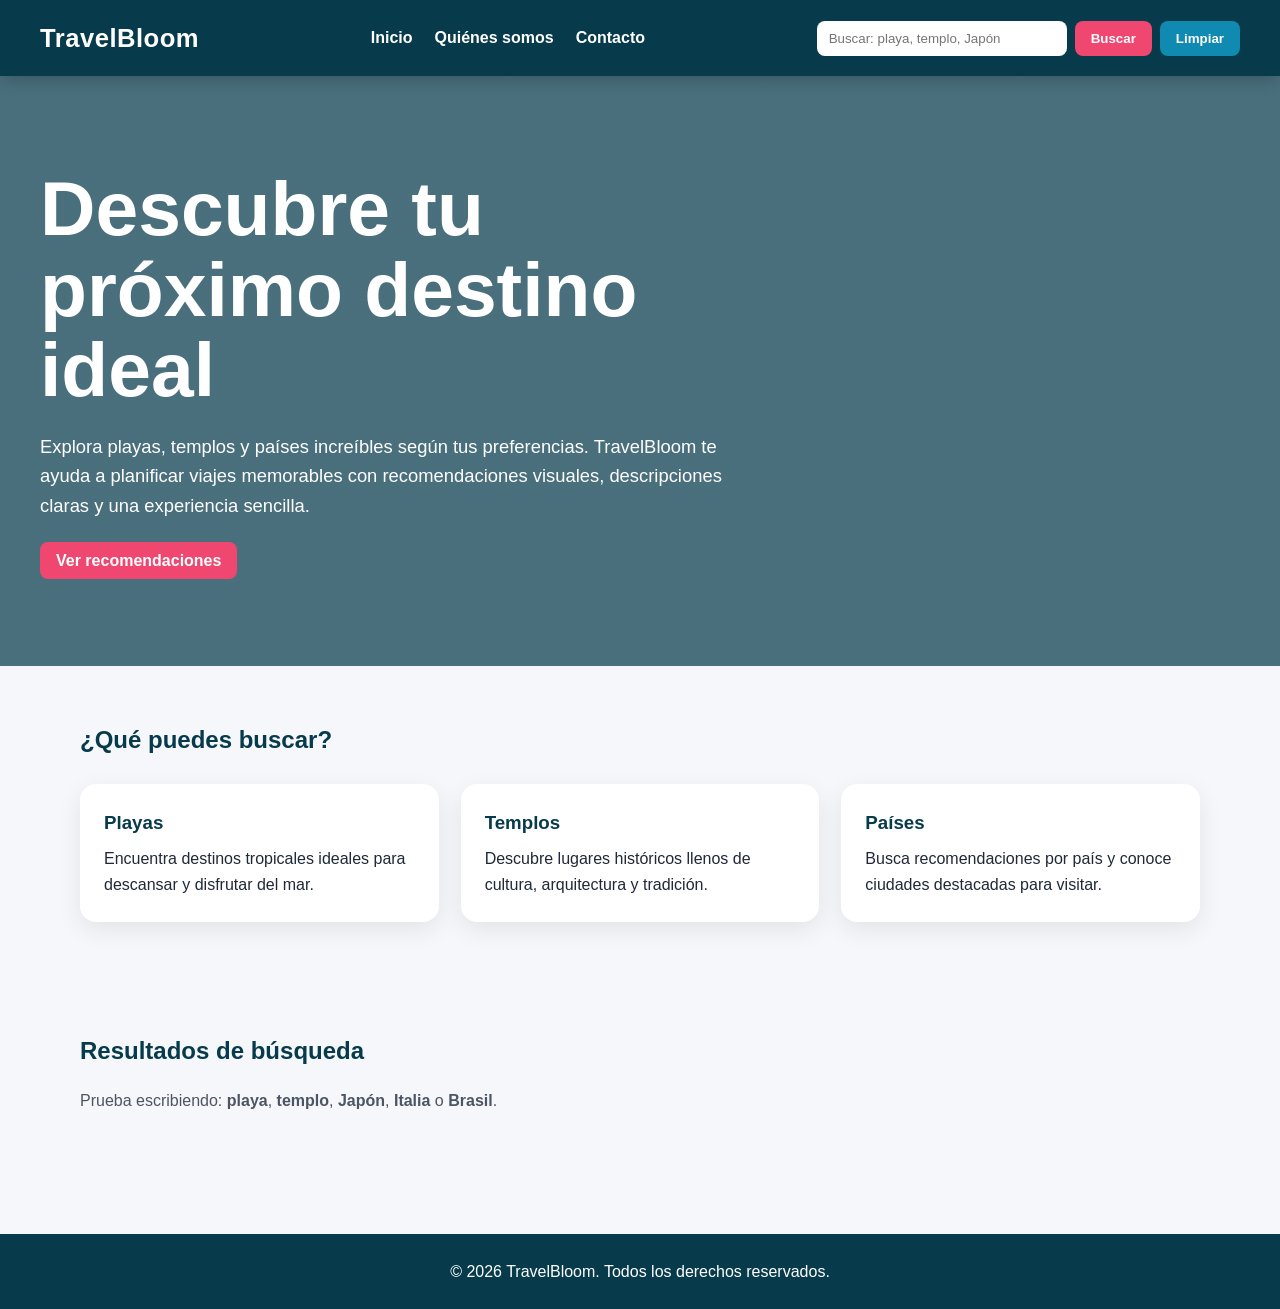
<file: index.html>
<!DOCTYPE html>
<html lang="es">
<head>
  <meta charset="UTF-8" />
  <meta name="viewport" content="width=device-width, initial-scale=1.0" />
  <title>TravelBloom | Recomendaciones de Viajes</title>
  <link rel="stylesheet" href="style.css" />
</head>
<body>
  <header>
    <nav class="navbar">
      <a href="index.html" class="logo">TravelBloom</a>

      <ul class="nav-links">
        <li><a href="index.html">Inicio</a></li>
        <li><a href="about.html">Quiénes somos</a></li>
        <li><a href="contact.html">Contacto</a></li>
      </ul>

      <div class="search-box">
        <input type="text" id="searchInput" placeholder="Buscar: playa, templo, Japón" />
        <button id="searchBtn">Buscar</button>
        <button id="clearBtn" class="secondary-btn">Limpiar</button>
      </div>
    </nav>
  </header>

  <main>
    <section class="hero">
      <div class="hero-content">
        <h1>Descubre tu próximo destino ideal</h1>
        <p>
          Explora playas, templos y países increíbles según tus preferencias.
          TravelBloom te ayuda a planificar viajes memorables con recomendaciones visuales,
          descripciones claras y una experiencia sencilla.
        </p>
        <a href="#results" class="hero-btn">Ver recomendaciones</a>
      </div>
    </section>

    <section class="intro-section">
      <h2>¿Qué puedes buscar?</h2>
      <div class="features">
        <article>
          <h3>Playas</h3>
          <p>Encuentra destinos tropicales ideales para descansar y disfrutar del mar.</p>
        </article>
        <article>
          <h3>Templos</h3>
          <p>Descubre lugares históricos llenos de cultura, arquitectura y tradición.</p>
        </article>
        <article>
          <h3>Países</h3>
          <p>Busca recomendaciones por país y conoce ciudades destacadas para visitar.</p>
        </article>
      </div>
    </section>

    <section class="results-section" id="resultsSection">
      <h2>Resultados de búsqueda</h2>
      <p class="hint">Prueba escribiendo: <strong>playa</strong>, <strong>templo</strong>, <strong>Japón</strong>, <strong>Italia</strong> o <strong>Brasil</strong>.</p>
      <div id="results" class="results"></div>
    </section>
  </main>

  <footer>
    <p>&copy; 2026 TravelBloom. Todos los derechos reservados.</p>
  </footer>

  <script src="script.js"></script>
</body>
</html>
</file>
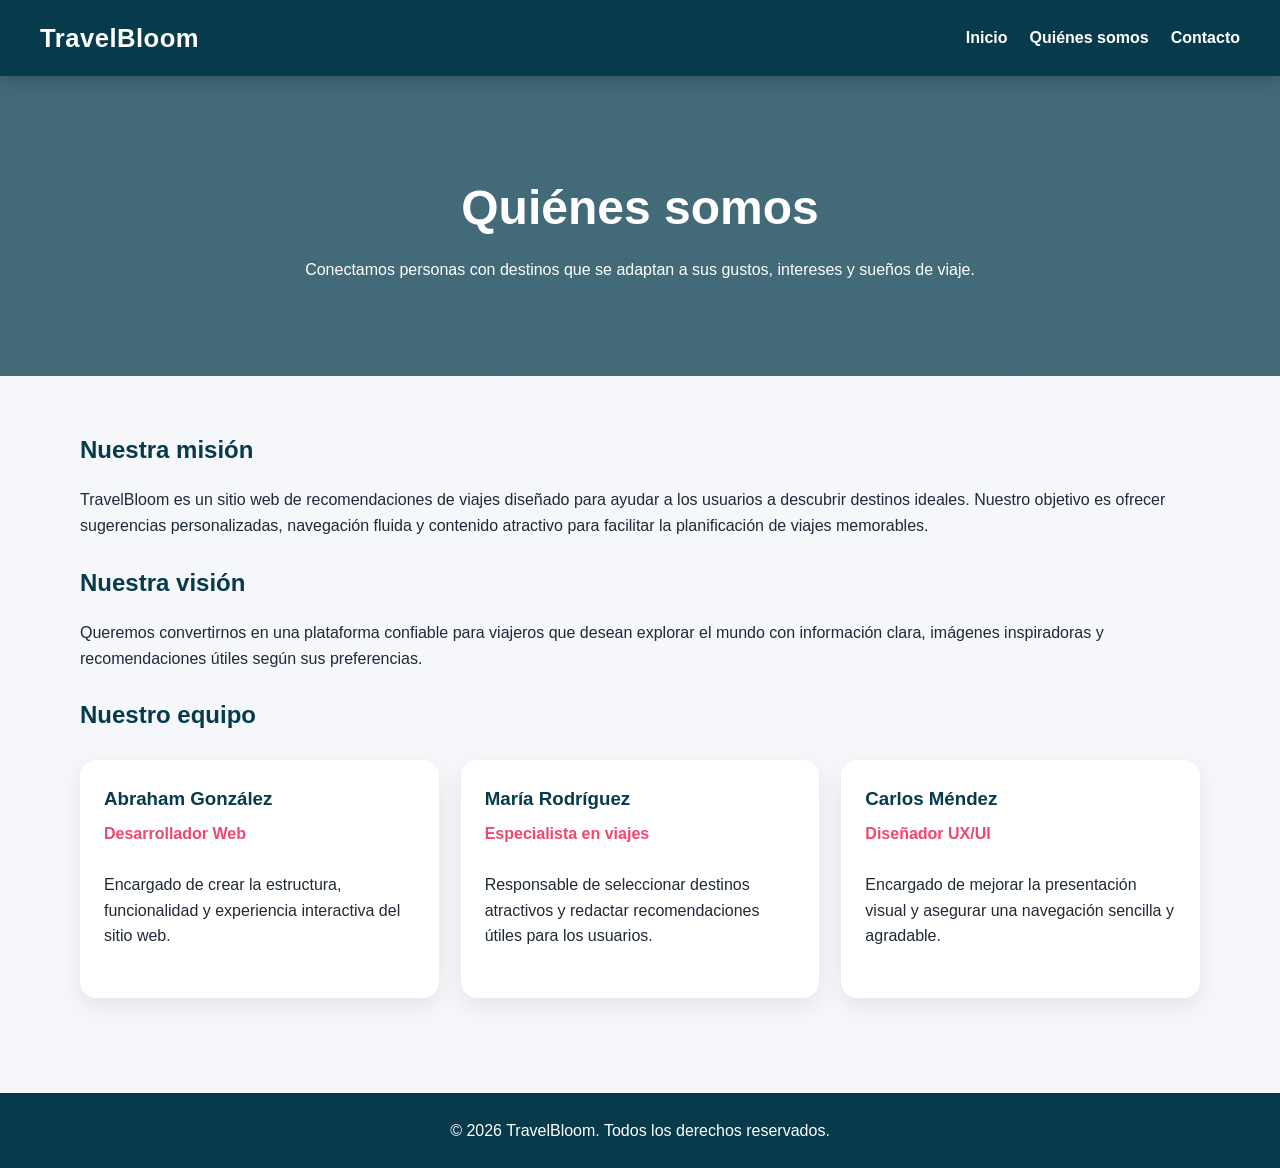
<file: about.html>
<!DOCTYPE html>
<html lang="es">
<head>
  <meta charset="UTF-8" />
  <meta name="viewport" content="width=device-width, initial-scale=1.0" />
  <title>TravelBloom | Quiénes somos</title>
  <link rel="stylesheet" href="style.css" />
</head>
<body>
  <header>
    <nav class="navbar simple-navbar">
      <a href="index.html" class="logo">TravelBloom</a>
      <ul class="nav-links">
        <li><a href="index.html">Inicio</a></li>
        <li><a href="about.html">Quiénes somos</a></li>
        <li><a href="contact.html">Contacto</a></li>
      </ul>
    </nav>
  </header>

  <main>
    <section class="page-hero about-hero">
      <h1>Quiénes somos</h1>
      <p>Conectamos personas con destinos que se adaptan a sus gustos, intereses y sueños de viaje.</p>
    </section>

    <section class="content-section">
      <h2>Nuestra misión</h2>
      <p>
        TravelBloom es un sitio web de recomendaciones de viajes diseñado para ayudar a los usuarios a descubrir destinos ideales.
        Nuestro objetivo es ofrecer sugerencias personalizadas, navegación fluida y contenido atractivo para facilitar la planificación
        de viajes memorables.
      </p>

      <h2>Nuestra visión</h2>
      <p>
        Queremos convertirnos en una plataforma confiable para viajeros que desean explorar el mundo con información clara,
        imágenes inspiradoras y recomendaciones útiles según sus preferencias.
      </p>

      <h2>Nuestro equipo</h2>
      <div class="team-grid">
        <article class="team-card">
          <h3>Abraham González</h3>
          <p class="role">Desarrollador Web</p>
          <p>Encargado de crear la estructura, funcionalidad y experiencia interactiva del sitio web.</p>
        </article>

        <article class="team-card">
          <h3>María Rodríguez</h3>
          <p class="role">Especialista en viajes</p>
          <p>Responsable de seleccionar destinos atractivos y redactar recomendaciones útiles para los usuarios.</p>
        </article>

        <article class="team-card">
          <h3>Carlos Méndez</h3>
          <p class="role">Diseñador UX/UI</p>
          <p>Encargado de mejorar la presentación visual y asegurar una navegación sencilla y agradable.</p>
        </article>
      </div>
    </section>
  </main>

  <footer>
    <p>&copy; 2026 TravelBloom. Todos los derechos reservados.</p>
  </footer>
</body>
</html>
</file>
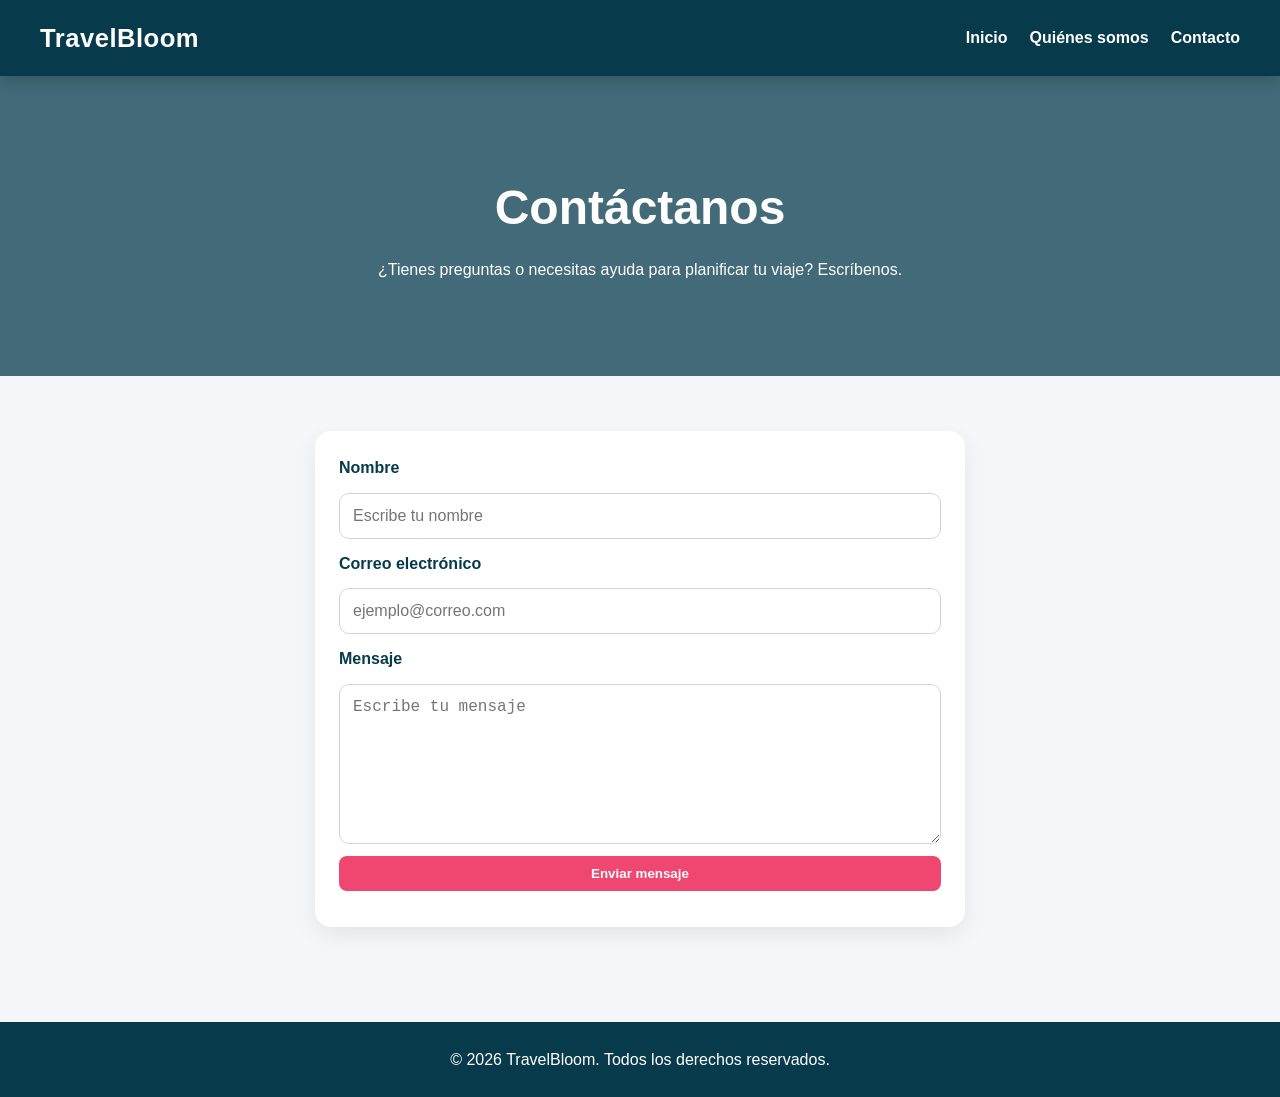
<file: contact.html>
<!DOCTYPE html>
<html lang="es">
<head>
  <meta charset="UTF-8" />
  <meta name="viewport" content="width=device-width, initial-scale=1.0" />
  <title>TravelBloom | Contacto</title>
  <link rel="stylesheet" href="style.css" />
</head>
<body>
  <header>
    <nav class="navbar simple-navbar">
      <a href="index.html" class="logo">TravelBloom</a>
      <ul class="nav-links">
        <li><a href="index.html">Inicio</a></li>
        <li><a href="about.html">Quiénes somos</a></li>
        <li><a href="contact.html">Contacto</a></li>
      </ul>
    </nav>
  </header>

  <main>
    <section class="page-hero contact-hero">
      <h1>Contáctanos</h1>
      <p>¿Tienes preguntas o necesitas ayuda para planificar tu viaje? Escríbenos.</p>
    </section>

    <section class="contact-section">
      <form id="contactForm" class="contact-form">
        <label for="name">Nombre</label>
        <input type="text" id="name" name="name" placeholder="Escribe tu nombre" required />

        <label for="email">Correo electrónico</label>
        <input type="email" id="email" name="email" placeholder="ejemplo@correo.com" required />

        <label for="message">Mensaje</label>
        <textarea id="message" name="message" placeholder="Escribe tu mensaje" required></textarea>

        <button type="submit">Enviar mensaje</button>
        <p id="formMessage" class="form-message"></p>
      </form>
    </section>
  </main>

  <footer>
    <p>&copy; 2026 TravelBloom. Todos los derechos reservados.</p>
  </footer>

  <script src="script.js"></script>
</body>
</html>
</file>
<file: style.css>
* {
  margin: 0;
  padding: 0;
  box-sizing: border-box;
}

html {
  scroll-behavior: smooth;
}

body {
  font-family: Arial, Helvetica, sans-serif;
  background: #f5f7fb;
  color: #1f2937;
  line-height: 1.6;
}

.navbar {
  width: 100%;
  min-height: 76px;
  padding: 16px 40px;
  background: #073b4c;
  color: #ffffff;
  display: flex;
  align-items: center;
  justify-content: space-between;
  gap: 24px;
  position: sticky;
  top: 0;
  z-index: 10;
  box-shadow: 0 4px 16px rgba(0, 0, 0, 0.2);
}

.logo {
  font-size: 1.6rem;
  font-weight: 800;
  color: #ffffff;
  text-decoration: none;
  letter-spacing: 0.5px;
}

.nav-links {
  list-style: none;
  display: flex;
  gap: 22px;
  align-items: center;
}

.nav-links a {
  color: #ffffff;
  text-decoration: none;
  font-weight: 600;
  transition: color 0.2s ease;
}

.nav-links a:hover {
  color: #ffd166;
}

.search-box {
  display: flex;
  gap: 8px;
  align-items: center;
}

.search-box input {
  width: 250px;
  padding: 10px 12px;
  border-radius: 8px;
  border: none;
  outline: none;
}

button,
.hero-btn {
  padding: 10px 16px;
  border: none;
  border-radius: 8px;
  background: #ef476f;
  color: #ffffff;
  cursor: pointer;
  font-weight: 700;
  text-decoration: none;
  transition: transform 0.2s ease, opacity 0.2s ease;
}

button:hover,
.hero-btn:hover {
  transform: translateY(-2px);
  opacity: 0.9;
}

.secondary-btn {
  background: #118ab2;
}

.hero {
  min-height: 590px;
  background: linear-gradient(rgba(7, 59, 76, 0.72), rgba(7, 59, 76, 0.72)),
    url("https://images.unsplash.com/photo-1507525428034-b723cf961d3e?auto=format&fit=crop&w=1600&q=80");
  background-size: cover;
  background-position: center;
  display: flex;
  align-items: center;
  padding: 70px 40px;
  color: #ffffff;
}

.hero-content {
  max-width: 720px;
}

.hero h1 {
  font-size: clamp(2.4rem, 6vw, 5rem);
  line-height: 1.05;
  margin-bottom: 22px;
}

.hero p {
  font-size: 1.15rem;
  margin-bottom: 28px;
}

.intro-section,
.results-section,
.content-section,
.contact-section {
  padding: 55px 40px;
  max-width: 1200px;
  margin: auto;
}

.intro-section h2,
.results-section h2,
.content-section h2 {
  margin-bottom: 18px;
  color: #073b4c;
}

.features,
.team-grid,
.results {
  display: grid;
  grid-template-columns: repeat(auto-fit, minmax(260px, 1fr));
  gap: 22px;
  margin-top: 25px;
}

.features article,
.team-card,
.card,
.contact-form {
  background: #ffffff;
  border-radius: 16px;
  padding: 24px;
  box-shadow: 0 8px 24px rgba(0, 0, 0, 0.08);
}

.features h3,
.team-card h3,
.card h3 {
  color: #073b4c;
  margin-bottom: 8px;
}

.hint {
  color: #4b5563;
}

.card {
  overflow: hidden;
  padding: 0;
}

.card img {
  width: 100%;
  height: 220px;
  object-fit: cover;
  display: block;
}

.card-content {
  padding: 20px;
}

.card-content p {
  color: #4b5563;
}

.page-hero {
  min-height: 300px;
  color: white;
  text-align: center;
  padding: 80px 30px;
  display: flex;
  flex-direction: column;
  align-items: center;
  justify-content: center;
}

.about-hero {
  background: linear-gradient(rgba(7, 59, 76, 0.75), rgba(7, 59, 76, 0.75)),
    url("https://images.unsplash.com/photo-1469854523086-cc02fe5d8800?auto=format&fit=crop&w=1600&q=80");
  background-size: cover;
  background-position: center;
}

.contact-hero {
  background: linear-gradient(rgba(7, 59, 76, 0.75), rgba(7, 59, 76, 0.75)),
    url("https://images.unsplash.com/photo-1488646953014-85cb44e25828?auto=format&fit=crop&w=1600&q=80");
  background-size: cover;
  background-position: center;
}

.page-hero h1 {
  font-size: 3rem;
  margin-bottom: 10px;
}

.content-section p {
  margin-bottom: 25px;
}

.role {
  color: #ef476f;
  font-weight: 700;
}

.contact-section {
  display: flex;
  justify-content: center;
}

.contact-form {
  width: min(100%, 650px);
  display: flex;
  flex-direction: column;
  gap: 12px;
}

.contact-form label {
  font-weight: 700;
  color: #073b4c;
}

.contact-form input,
.contact-form textarea {
  padding: 13px;
  border: 1px solid #d1d5db;
  border-radius: 10px;
  font-size: 1rem;
}

.contact-form textarea {
  min-height: 160px;
  resize: vertical;
}

.form-message {
  font-weight: 700;
  color: #118ab2;
}

footer {
  text-align: center;
  padding: 25px;
  background: #073b4c;
  color: #ffffff;
  margin-top: 40px;
}

@media (max-width: 900px) {
  .navbar {
    flex-direction: column;
    align-items: flex-start;
  }

  .search-box {
    width: 100%;
    flex-wrap: wrap;
  }

  .search-box input {
    flex: 1;
    min-width: 220px;
  }
}

@media (max-width: 600px) {
  .navbar,
  .hero,
  .intro-section,
  .results-section,
  .content-section,
  .contact-section {
    padding-left: 20px;
    padding-right: 20px;
  }

  .nav-links {
    flex-direction: column;
    align-items: flex-start;
    gap: 10px;
  }

  .hero {
    min-height: 520px;
  }

  .page-hero h1 {
    font-size: 2.3rem;
  }
}
</file>
